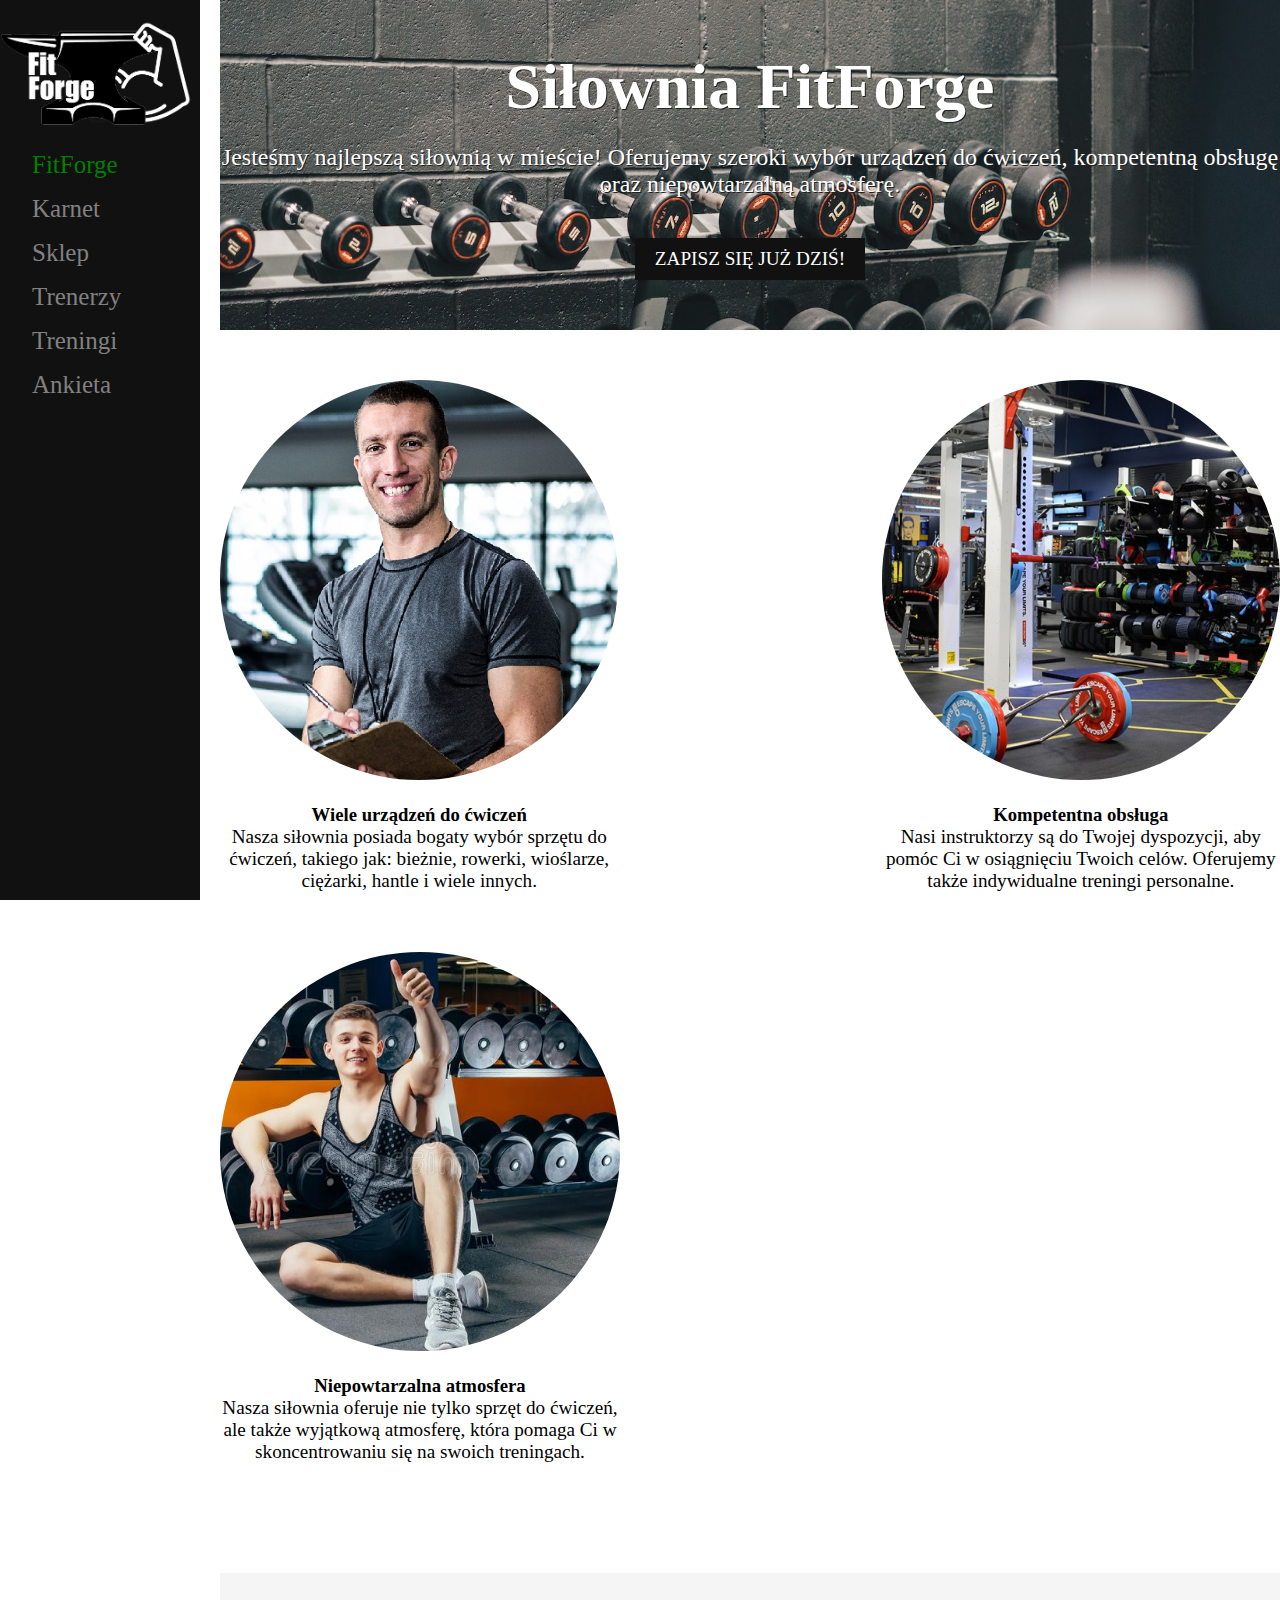
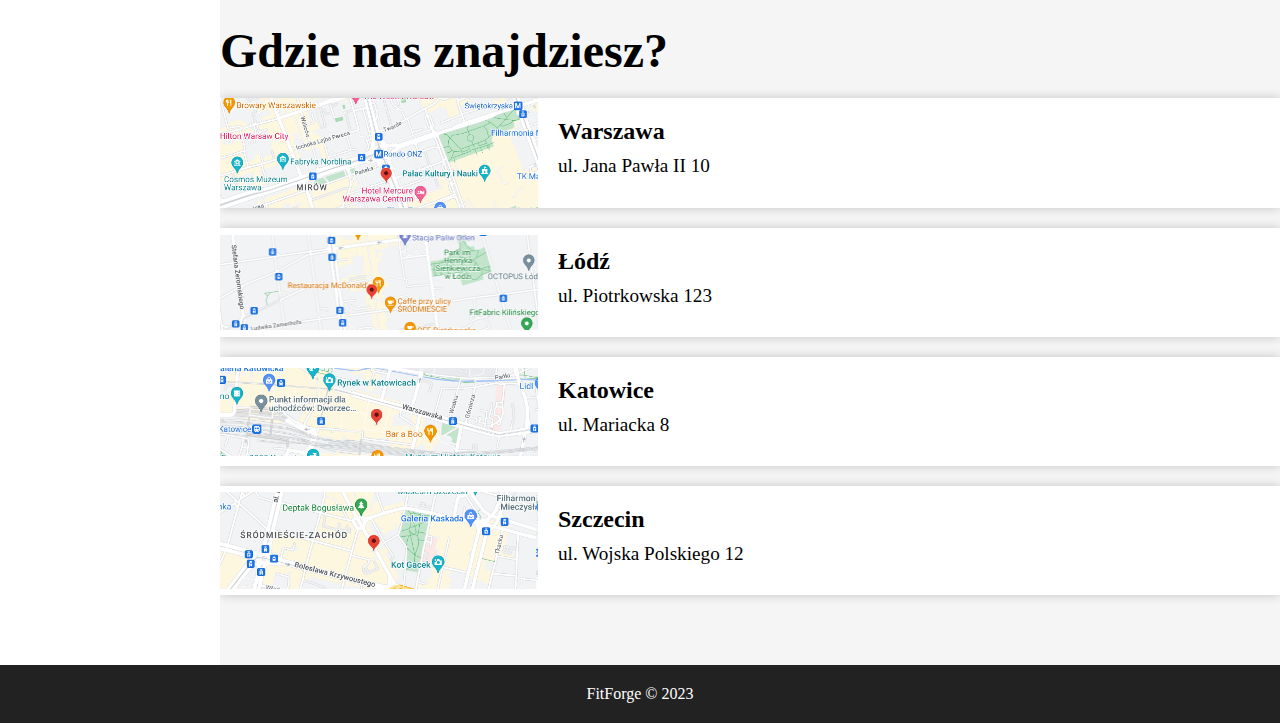
<file: index.html>
<!DOCTYPE html>
<html lang="pl">
<head>
	<title>FitForge</title>
    <link rel="stylesheet" href="style.css">
    <meta charset="UTF-8">
</head>
<body>
	<div id="mySidenav" class="sidenav">
        <img src="obraski/logo.png" alt="logo" width="200">
			<a href="index.html" class="active">FitForge</a>
            <a href="karnet.html">Karnet</a>
            <a href="ytkudorp.html">Sklep</a>
			<a href="trenerzy.html">Trenerzy</a>
			<a href="treningi.html">Treningi</a>
      <a href="konkurs.html">Ankieta</a>
	</div>

	<main>
		<section id="banner">
			<h2>Siłownia FitForge</h2>
			<p>Jesteśmy najlepszą siłownią w mieście! Oferujemy szeroki wybór urządzeń do ćwiczeń, kompetentną obsługę oraz niepowtarzalną atmosferę.</p>
			<a href="karnet.html" class="btn">Zapisz się już dziś!</a>
		</section>

		<section id="features">
			<div class="feature-box">
				<img src="obraski/idx/trainer.jpg" alt="Kobieta ćwicząca na siłowni">
				<h3>Wiele urządzeń do ćwiczeń</h3>
				<p>Nasza siłownia posiada bogaty wybór sprzętu do ćwiczeń, takiego jak: bieżnie, rowerki, wioślarze, ciężarki, hantle i wiele innych.</p>
			</div>
			<div class="feature-box">
				<img src="obraski/idx/stuff.jpg" alt="Mężczyzna ćwiczący na siłowni">
				<h3>Kompetentna obsługa</h3>
				<p>Nasi instruktorzy są do Twojej dyspozycji, aby pomóc Ci w osiągnięciu Twoich celów. Oferujemy także indywidualne treningi personalne.</p>
			</div>
			<div class="feature-box">
				<img src="obraski/idx/atmosfera.jpg" alt="Kobieta z jogą na plaży">
				<h3>Niepowtarzalna atmosfera</h3>
				<p>Nasza siłownia oferuje nie tylko sprzęt do ćwiczeń, ale także wyjątkową atmosferę, która pomaga Ci w skoncentrowaniu się na swoich treningach.</p>
			</div>
		</section>

    <section id="cities">
      <h2>Gdzie nas znajdziesz?</h2>
      <a href ="https://www.google.com/maps/place/al.+Jana+Paw%C5%82a+II+10,+00-828+Warszawa/@52.2316566,20.9965165,17z/data=!3m1!4b1!4m5!3m4!1s0x471ecc8e886365a9:0xd889efbec99e39e9!8m2!3d52.2316566!4d20.9987052" class="Gmaps" target="_blank">
      <div class="city-card">
        <div class="city-icon">
          <img src="warsaw.png" alt="Warszawa">
        </div>
        <div class="city-info">
          <h3>Warszawa</h3>
          <p>ul. Jana Pawła II 10</p>
        </div>
      </div>
    </a>
    <a href="https://www.google.com/maps/place/Piotrkowska+123,+90-001+%C5%81%C3%B3d%C5%BA/@51.762834,19.4552883,17z/data=!3m1!4b1!4m6!3m5!1s0x471a34d5124f733f:0xc6fd89b56df53abe!8m2!3d51.762834!4d19.457477!16s%2Fg%2F11j3rx03gq" class="Gmaps" target="_blank">
      <div class="city-card">
        <div class="city-icon">
          <img src="lodz.png" alt="Łódź">
        </div>
        <div class="city-info">
          <h3>Łódź</h3>
          <p>ul. Piotrkowska 123</p>
        </div>
      </div>
    </a>
    <a href="https://www.google.com/maps/place/Pijalnia+W%C3%B3dki+i+Piwa,+Mariacka+8,+40-014+Katowice/@50.2576871,19.0232888,17z/data=!3m1!4b1!4m6!3m5!1s0x4716ce361fd50215:0xb1afa8f11bd3c3e0!8m2!3d50.2576871!4d19.0254775!16s%2Fg%2F11c2c_9261" class="Gmaps" target="_blank">
      <div class="city-card">
        <div class="city-icon">
          <img src="katowice.png" alt="Katowice">
        </div>
        <div class="city-info">
          <h3>Katowice</h3>
          <p>ul. Mariacka 8</p>
        </div>
      </div>
    </a>
    <a href="https://www.google.com/maps?q=Szczecin+ul.+Wojska+Polskiego+12&um=1&ie=UTF-8&sa=X&ved=2ahUKEwiuyZnLwNn-AhVusYsKHZ6_BNwQ_AUoAXoECAEQAw" class="Gmaps" target="_blank">
      <div class="city-card">
        <div class="city-icon">
          <img src="szczecin.png" alt="Szczecin">
        </div>
        <div class="city-info">
          <h3>Szczecin</h3>
          <p>ul. Wojska Polskiego 12</p>
        </div>
      </div>
    </a>
    </section>
</main>

<footer>
	<p>FitForge &copy; 2023</p>
</footer>

</body>
</html>
</file>
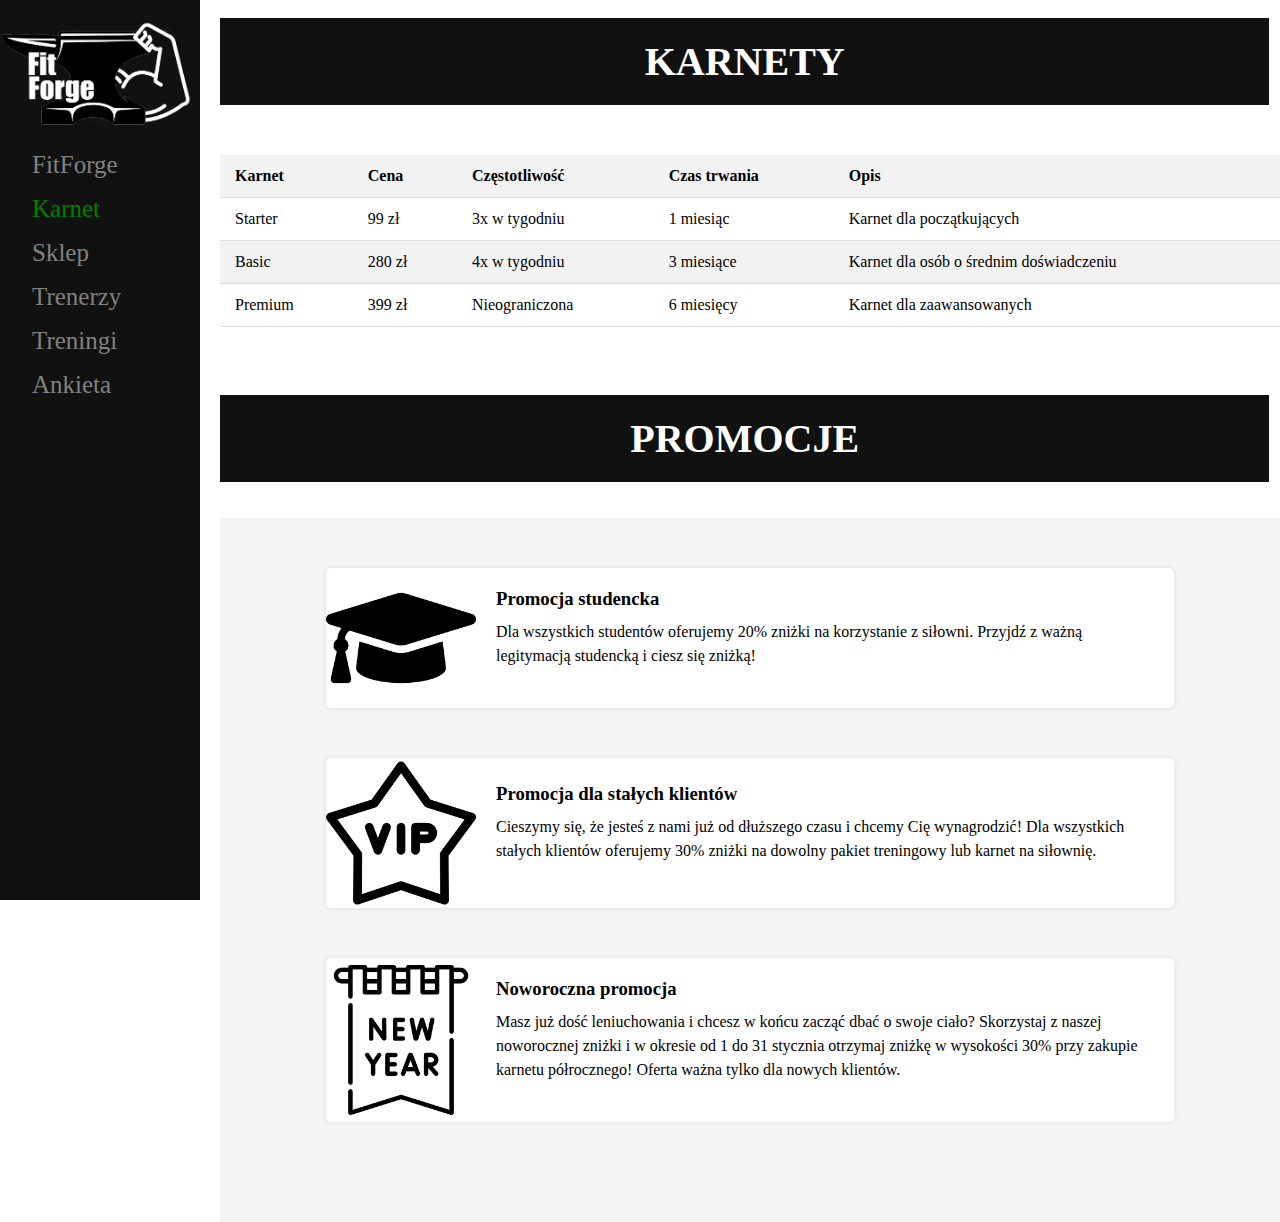
<file: karnet.html>
<!DOCTYPE html>
<html lang="pl">


<head>
    <link rel="stylesheet" href="style.css">
    <title>FitForge - Karnety</title>
    <meta charset="UTF-8">
</head>
<body>
    <div id="mySidenav" class="sidenav">
        <img src="obraski/logo.png" alt="logo" width="200">
			<a href="index.html">FitForge</a>
            <a href="karnet.html" class = active>Karnet</a>
            <a href="ytkudorp.html">Sklep</a>
			<a href="trenerzy.html">Trenerzy</a>
			<a href="treningi.html">Treningi</a>
      <a href="konkurs.html">Ankieta</a>
	</div>

    <main>
        <br>
        <div class="header">
          <h1 class="header__title">Karnety</h1>
        </div>
        <section id="karnety">
            <table>
              <thead>
                <tr>
                  <th>Karnet</th>
                  <th>Cena</th>
                  <th>Częstotliwość</th>
                  <th>Czas trwania</th>
                  <th>Opis</th>
                </tr>
              </thead>
              <tbody>
                <tr>
                  <td>Starter</td>
                  <td>99 zł</td>
                  <td>3x w tygodniu</td>
                  <td>1 miesiąc</td>
                  <td>Karnet dla początkujących</td>
                </tr>
                <tr>
                  <td>Basic</td>
                  <td>280 zł</td>
                  <td>4x w tygodniu</td>
                  <td>3 miesiące</td>
                  <td>Karnet dla osób o średnim doświadczeniu</td>
                </tr>
                <tr>
                  <td>Premium</td>
                  <td>399 zł</td>
                  <td>Nieograniczona</td>
                  <td>6 miesięcy</td>
                  <td>Karnet dla zaawansowanych</td>
                </tr>
              </tbody>
            </table>
          </section>

          <br>
          <div class="header">
            <h1 class="header__title">Promocje</h1>
          </div>
          <br><br>
          <section id="promotions">
            <div class="promotion-box">
              <img src="obraski/promocje/student.png" alt="Promocja studencka">
              <div class="promotion-description">
                <h3>Promocja studencka</h3>
                <p>
                  Dla wszystkich studentów oferujemy 20% zniżki na
                  korzystanie z siłowni. Przyjdź z ważną legitymacją studencką i ciesz
                  się zniżką!
                </p>
              </div>
            </div>
          
            <div class="promotion-box reverse">
              <div class="promotion-description">
                <h3>Promocja dla stałych klientów</h3>
                <p>
                  Cieszymy się, że jesteś z nami już od dłuższego czasu i chcemy Cię
                  wynagrodzić! Dla wszystkich stałych klientów oferujemy 30% zniżki na
                  dowolny pakiet treningowy lub karnet na siłownię.
                </p>
              </div>
              <img src="obraski/promocje/vip.png" alt="Promocja dla stałych klientów">
            </div>
          
            <div class="promotion-box">
              <img src="obraski/promocje/newYear.png" alt="Noworoczna promocja">
              <div class="promotion-description">
                <h3>Noworoczna promocja</h3>
                <p>
                  Masz już dość leniuchowania i chcesz w końcu zacząć dbać o swoje ciało?
                  Skorzystaj z naszej noworocznej zniżki i 
                  w okresie od 1 do 31 stycznia otrzymaj zniżkę w wysokości 30% przy zakupie karnetu półrocznego! Oferta ważna tylko dla nowych klientów.
                </p>
              </div>
            </div>
          </section>
          
          
          
      </main>
</body>
</html>
</file>
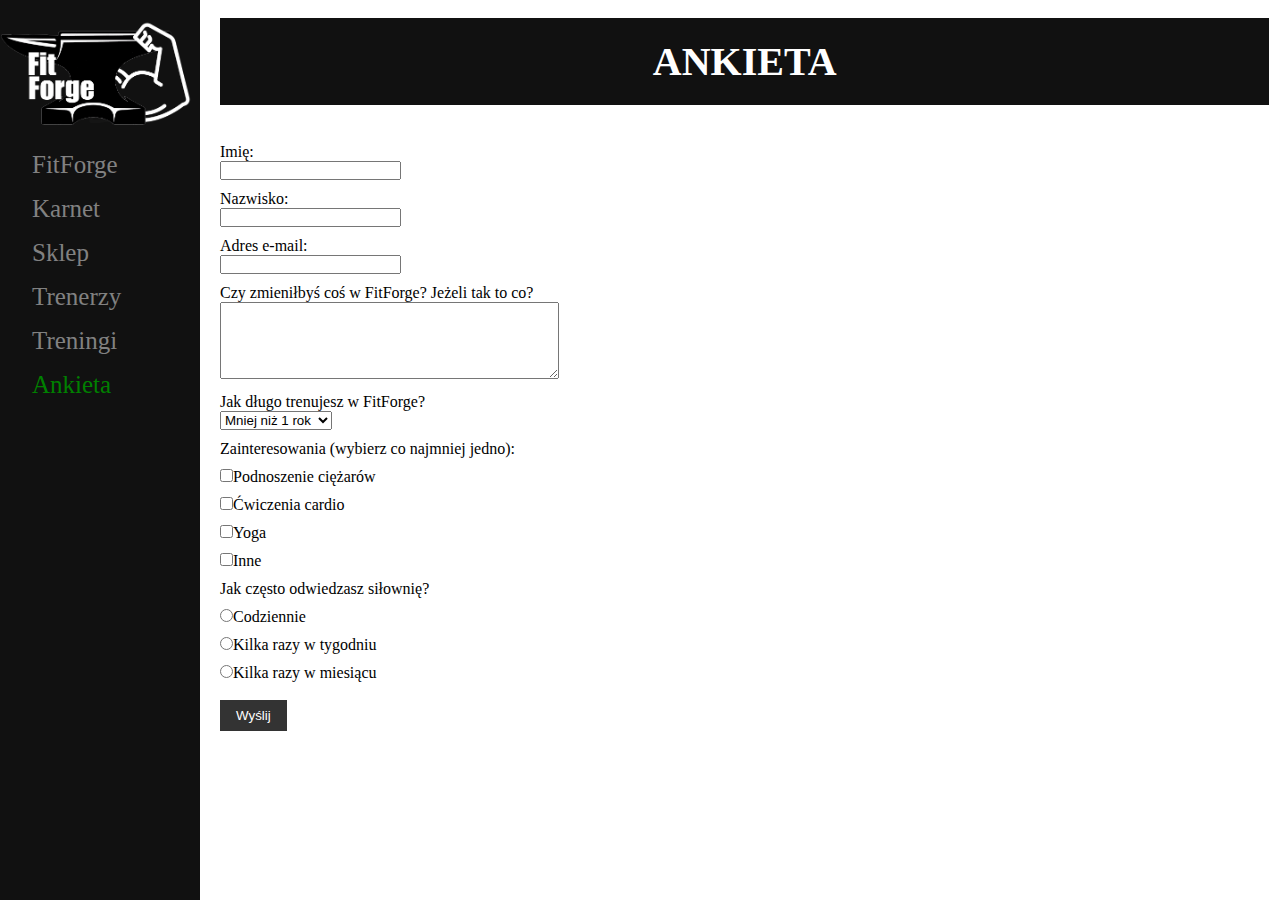
<file: konkurs.html>
<!DOCTYPE html>
<html lang="pl">
<head>
	<title>FitForge</title>
    <link rel="stylesheet" href="style.css">
    <meta charset="UTF-8">
    <script src="sript.js"></script>
</head>
<body>
	<div id="mySidenav" class="sidenav">
        <img src="obraski/logo.png" alt="logo" width="200">
			<a href="index.html">FitForge</a>
            <a href="karnet.html">Karnet</a>
            <a href="ytkudorp.html">Sklep</a>
			<a href="trenerzy.html">Trenerzy</a>
			<a href="treningi.html">Treningi</a>
      <a href="konkurs.html" class="active">Ankieta</a>
	</div>
      <main>
        <br>
        <div class="header">
          <h1 class="header__title">Ankieta</h1>
        </div>
        <br>
        <form id="contestForm" action="https://foka.umg.edu.pl/~ewra/forms/odbior.php">
            <label for="firstName">Imię:</label>
            <input type="text" id="firstName" required>
            
            <label for="lastName">Nazwisko:</label>
            <input type="text" id="lastName" required>
            
            <label for="email">Adres e-mail:</label>
            <input type="email" id="email" required>
            
            <label for="comments">Czy zmieniłbyś coś w FitForge? Jeżeli tak to co?</label>
            <textarea id="comments" rows="5" cols="40"></textarea>
        
            
            <label for="experience">Jak długo trenujesz w FitForge?</label>
            <select id="experience">
              <option value="lessThan1">Mniej niż 1 rok</option>
              <option value="1-3">1-3 lata</option>
              <option value="3-5">3-5 lat</option>
              <option value="moreThan5">Więcej niż 5 lat</option>
            </select>
            
            <label>Zainteresowania (wybierz co najmniej jedno):</label>
            <label><input type="checkbox" name="interests" value="weightlifting">Podnoszenie ciężarów</label>
            <label><input type="checkbox" name="interests" value="cardio">Ćwiczenia cardio</label>
            <label><input type="checkbox" name="interests" value="yoga">Yoga</label>
            <label><input type="checkbox" name="interests" value="inne">Inne</label>
            
            <label>Jak często odwiedzasz siłownię?</label>
            <label><input type="radio" name="frequency" value="daily">Codziennie</label>
            <label><input type="radio" name="frequency" value="weekly">Kilka razy w tygodniu</label>
            <label><input type="radio" name="frequency" value="monthly">Kilka razy w miesiącu</label>
            <br>
            <input type="submit" value="Wyślij" >
          </form>
        </main>
</file>
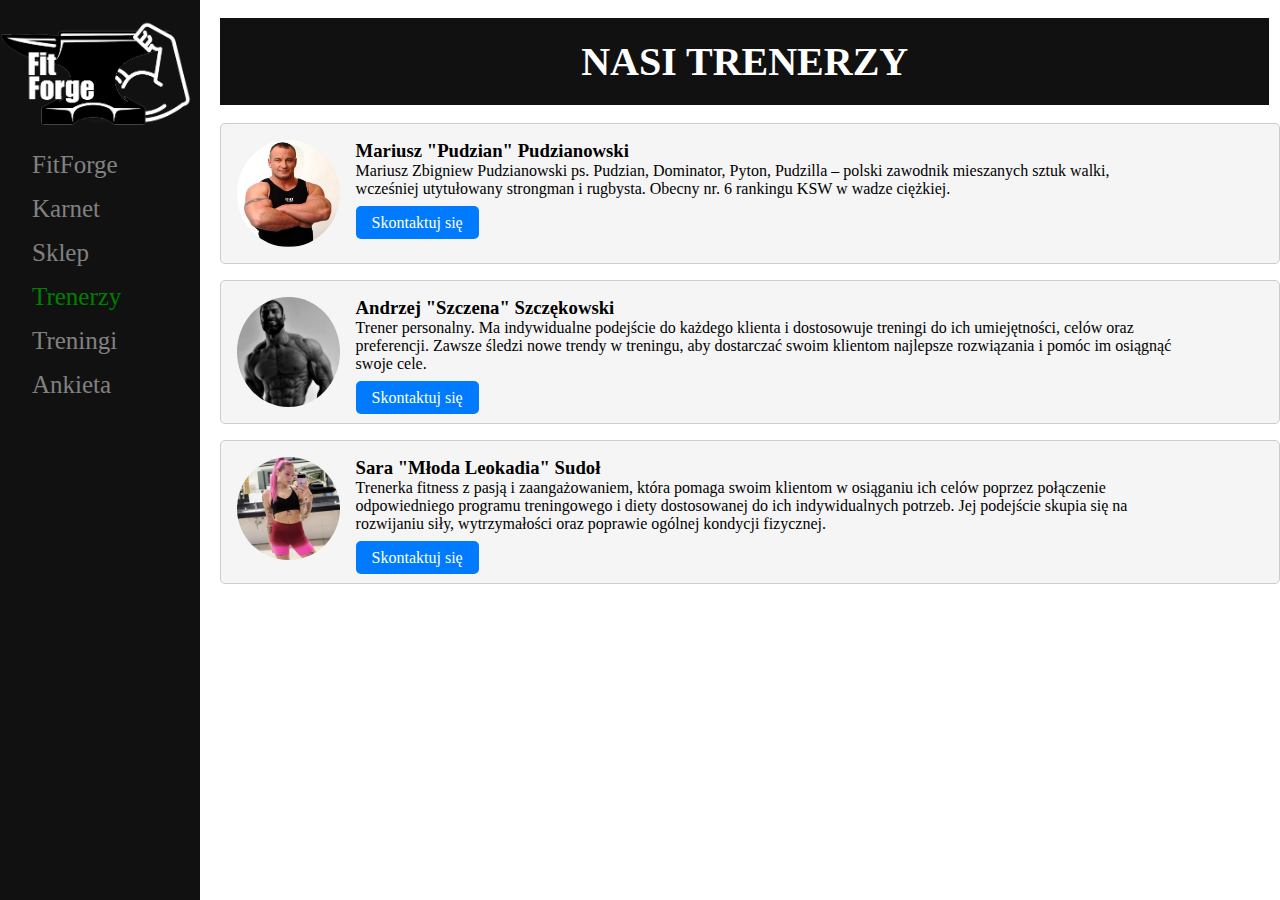
<file: trenerzy.html>
<!DOCTYPE html>
<html lang="pl">
<head>
    <link rel="stylesheet" href="style.css">
    <title>FitForge - Trenerzy</title>
    <meta charset="UTF-8">
</head>
<body>
    <div id="mySidenav" class="sidenav">
      <img src="obraski/logo.png" alt="logo" width="200">
			<a href="index.html">FitForge</a>
            <a href="karnet.html">Karnet</a>
            <a href="ytkudorp.html">Sklep</a>
			<a href="trenerzy.html" class = "active">Trenerzy</a>
			<a href="treningi.html">Treningi</a>
      <a href="konkurs.html">Ankieta</a>
	</div>
    <main>
      <br>
      <div class="header">
        <h1 class="header__title">Nasi Trenerzy</h1>
      </div>
      <br>
        <div class="trainer">
            <div class="trainer-image">
              <img src="obraski/pudzian.jpg" alt="zdjęcie trenera">
            </div>
            <div class="trainer-details">
              <h3>Mariusz "Pudzian" Pudzianowski</h3>
              <p>Mariusz Zbigniew Pudzianowski ps. Pudzian, Dominator, Pyton, Pudzilla – polski zawodnik mieszanych sztuk walki, wcześniej utytułowany strongman i rugbysta. Obecny nr. 6 rankingu KSW w wadze ciężkiej.
              </p>
                <a href="mailto:m-pudzian@FitForge.com?Subject=kontakt&body=Dzień%20dobry!%20Piszę%20do%20pana%20w%20sprawie%20oferty%20trenera%20persolnalnego.">Skontaktuj się</a>
            </div>
          </div>

          <div class="trainer">
            <div class="trainer-image">
              <img src="obraski/Andrzej.jpg" alt="zdjęcie trenera">
            </div>
            <div class="trainer-details">
              <h3>Andrzej "Szczena" Szczękowski</h3>
              <p>Trener personalny. Ma indywidualne podejście do każdego klienta i dostosowuje treningi do ich umiejętności, celów oraz preferencji. Zawsze śledzi nowe trendy w treningu, aby dostarczać swoim klientom najlepsze rozwiązania i pomóc im osiągnąć swoje cele.</p>
                <a href="mailto:a-szczena@FitForge.com?Subject=kontakt&body=Dzień%20dobry!%20Piszę%20do%20pana%20w%20sprawie%20oferty%20trenera%20persolnalnego.">Skontaktuj się</a>
            </div>
          </div>

          <div class="trainer">
            <div class="trainer-image">
              <img src="obraski/leokadia.jpg" alt="zdjęcie trenera">
            </div>
            <div class="trainer-details">
              <h3>Sara "Młoda Leokadia" Sudoł</h3>
              <p>Trenerka fitness z pasją i zaangażowaniem, która pomaga swoim klientom w osiąganiu ich celów poprzez połączenie odpowiedniego programu treningowego i diety dostosowanej do ich indywidualnych potrzeb. Jej podejście skupia się na rozwijaniu siły, wytrzymałości oraz poprawie ogólnej kondycji fizycznej.</p>
                <a href="mailto:mloda-leosia@FitForge.com?Subject=kontakt&body=Dzień%20dobry!%20Piszę%20do%20pani%20w%20sprawie%20oferty%20trenera%20persolnalnego.">Skontaktuj się</a>
            </div>
          </div>
      </main>
</body>
</html>
</file>
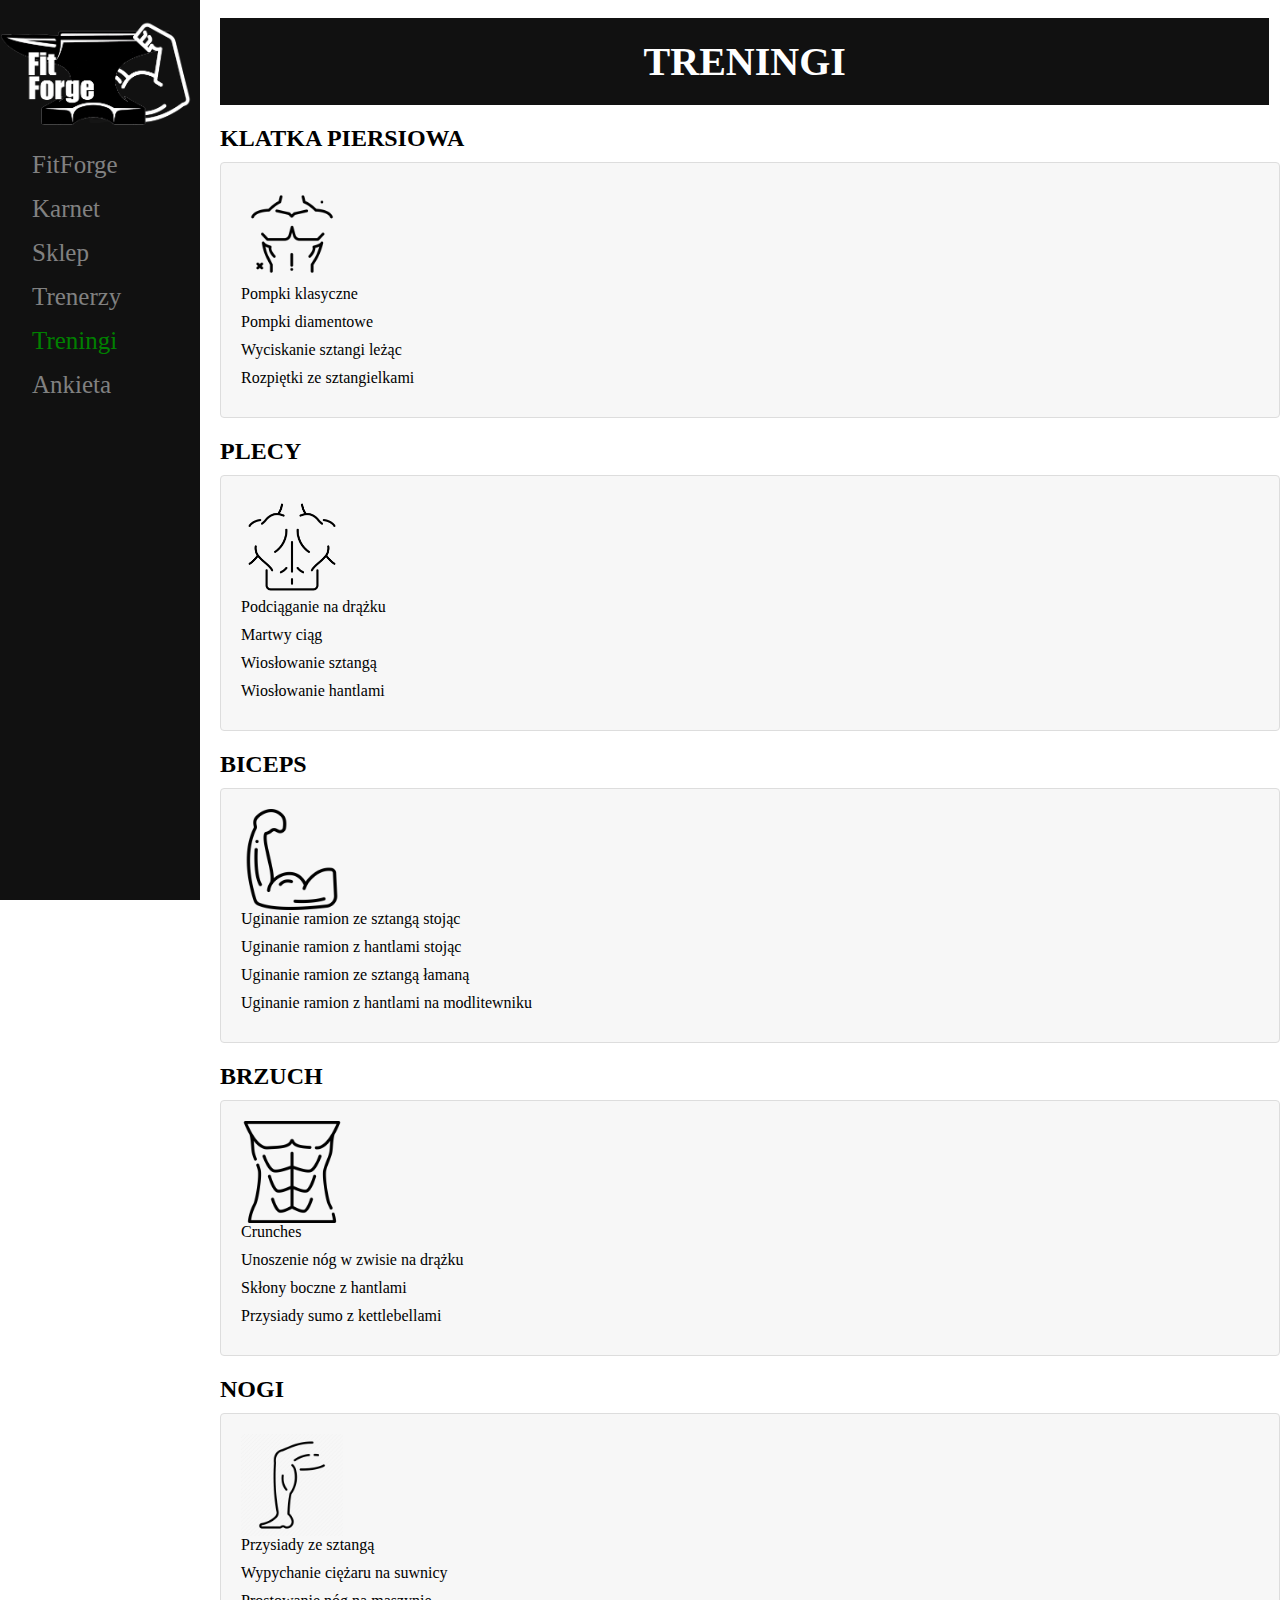
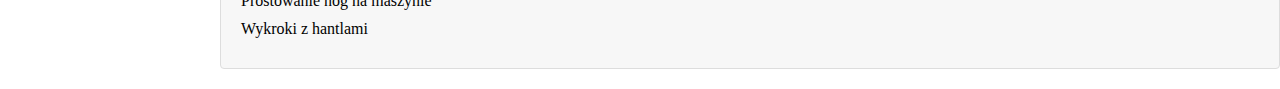
<file: treningi.html>
<!DOCTYPE html>
<html lang="pl">

<head>
    <link rel="stylesheet" href="style.css">
    <title>FitForge - Treningi</title>
    <meta charset="UTF-8">
</head>
<body>
    <div id="mySidenav" class="sidenav">
      <img src="obraski/logo.png" alt="logo" width="200">
			<a href="index.html">FitForge</a>
            <a href="karnet.html">Karnet</a>
            <a href="ytkudorp.html">Sklep</a>
			<a href="trenerzy.html">Trenerzy</a>
			<a href="treningi.html" class = "active">Treningi</a>
      <a href="konkurs.html">Ankieta</a>
	</div>
<main>
  <br>
  <div class="header">
    <h1 class="header__title">Treningi</h1>
  </div>
  <div class="exercise-section">
    <h2>Klatka piersiowa</h2>
    <div class="exercise-box">
      <img src="obraski/muscles/chest.png" alt="Klatka piersiowa">
      <ul>
        <li>Pompki klasyczne</li>
        <li>Pompki diamentowe</li>
        <li>Wyciskanie sztangi leżąc</li>
        <li>Rozpiętki ze sztangielkami</li>
      </ul>
    </div>
  </div>
  
  <div class="exercise-section">
    <h2>Plecy</h2>
    <div class="exercise-box">
      <img src="obraski/muscles/back.png" alt="Plecy">
      <ul>
        <li>Podciąganie na drążku</li>
        <li>Martwy ciąg</li>
        <li>Wiosłowanie sztangą</li>
        <li>Wiosłowanie hantlami</li>
      </ul>
    </div>
  </div>
  
  <div class="exercise-section">
    <h2>Biceps</h2>
    <div class="exercise-box">
      <img src="obraski/muscles/biceps.png" alt="Biceps">
      <ul>
        <li>Uginanie ramion ze sztangą stojąc</li>
        <li>Uginanie ramion z hantlami stojąc</li>
        <li>Uginanie ramion ze sztangą łamaną</li>
        <li>Uginanie ramion z hantlami na modlitewniku</li>
      </ul>
    </div>
  </div>
  
  <div class="exercise-section">
    <h2>Brzuch</h2>
    <div class="exercise-box">
      <img src="obraski/muscles/abs.png" alt="Brzuch">
      <ul>
        <li>Crunches</li>
        <li>Unoszenie nóg w zwisie na drążku</li>
        <li>Skłony boczne z hantlami</li>
        <li>Przysiady sumo z kettlebellami</li>
      </ul>
    </div>
  </div>
  
  <div class="exercise-section">
    <h2>Nogi</h2>
    <div class="exercise-box">
      <img src="obraski/muscles/legs.png" alt="Nogi">
      <ul>
        <li>Przysiady ze sztangą</li>
        <li>Wypychanie ciężaru na suwnicy</li>
        <li>Prostowanie nóg na maszynie</li>
        <li>Wykroki z hantlami</li>
      </ul>
    </div>
  </div>
  
</main>
</body>
</html>
</file>
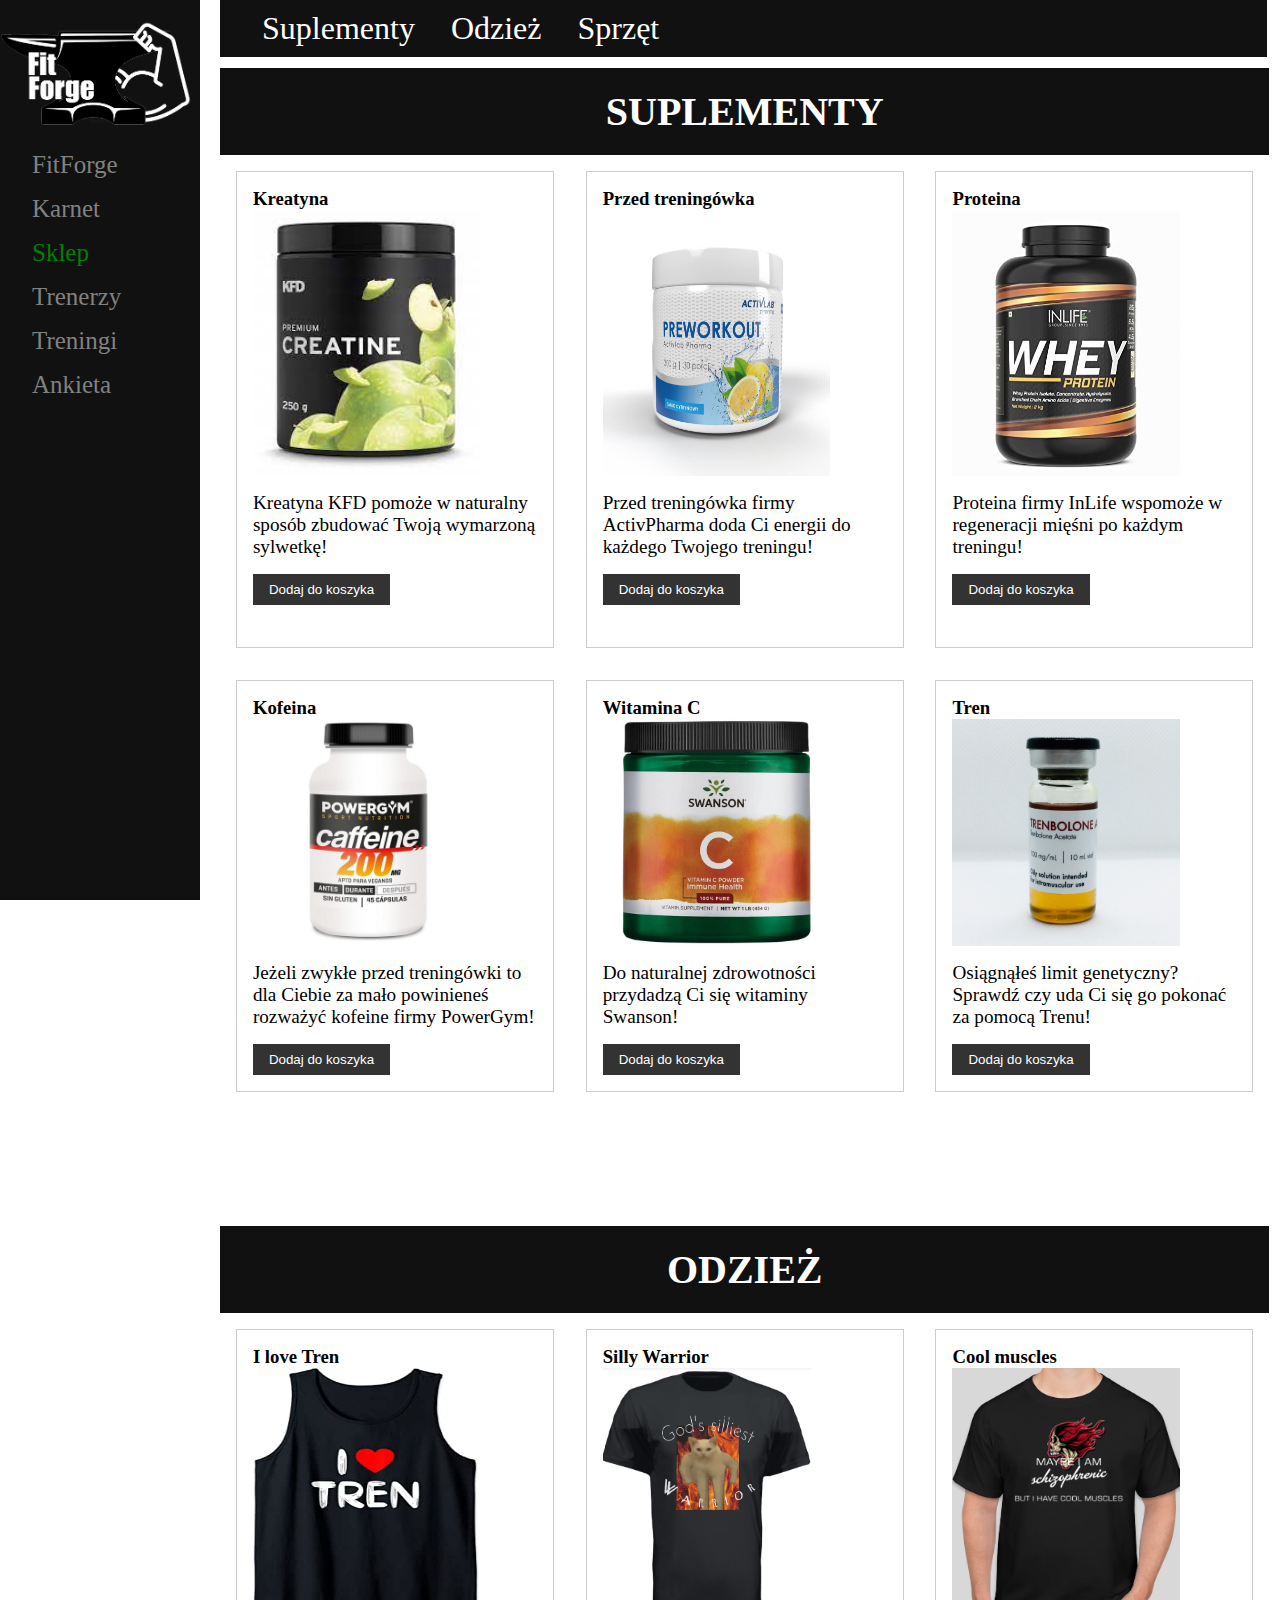
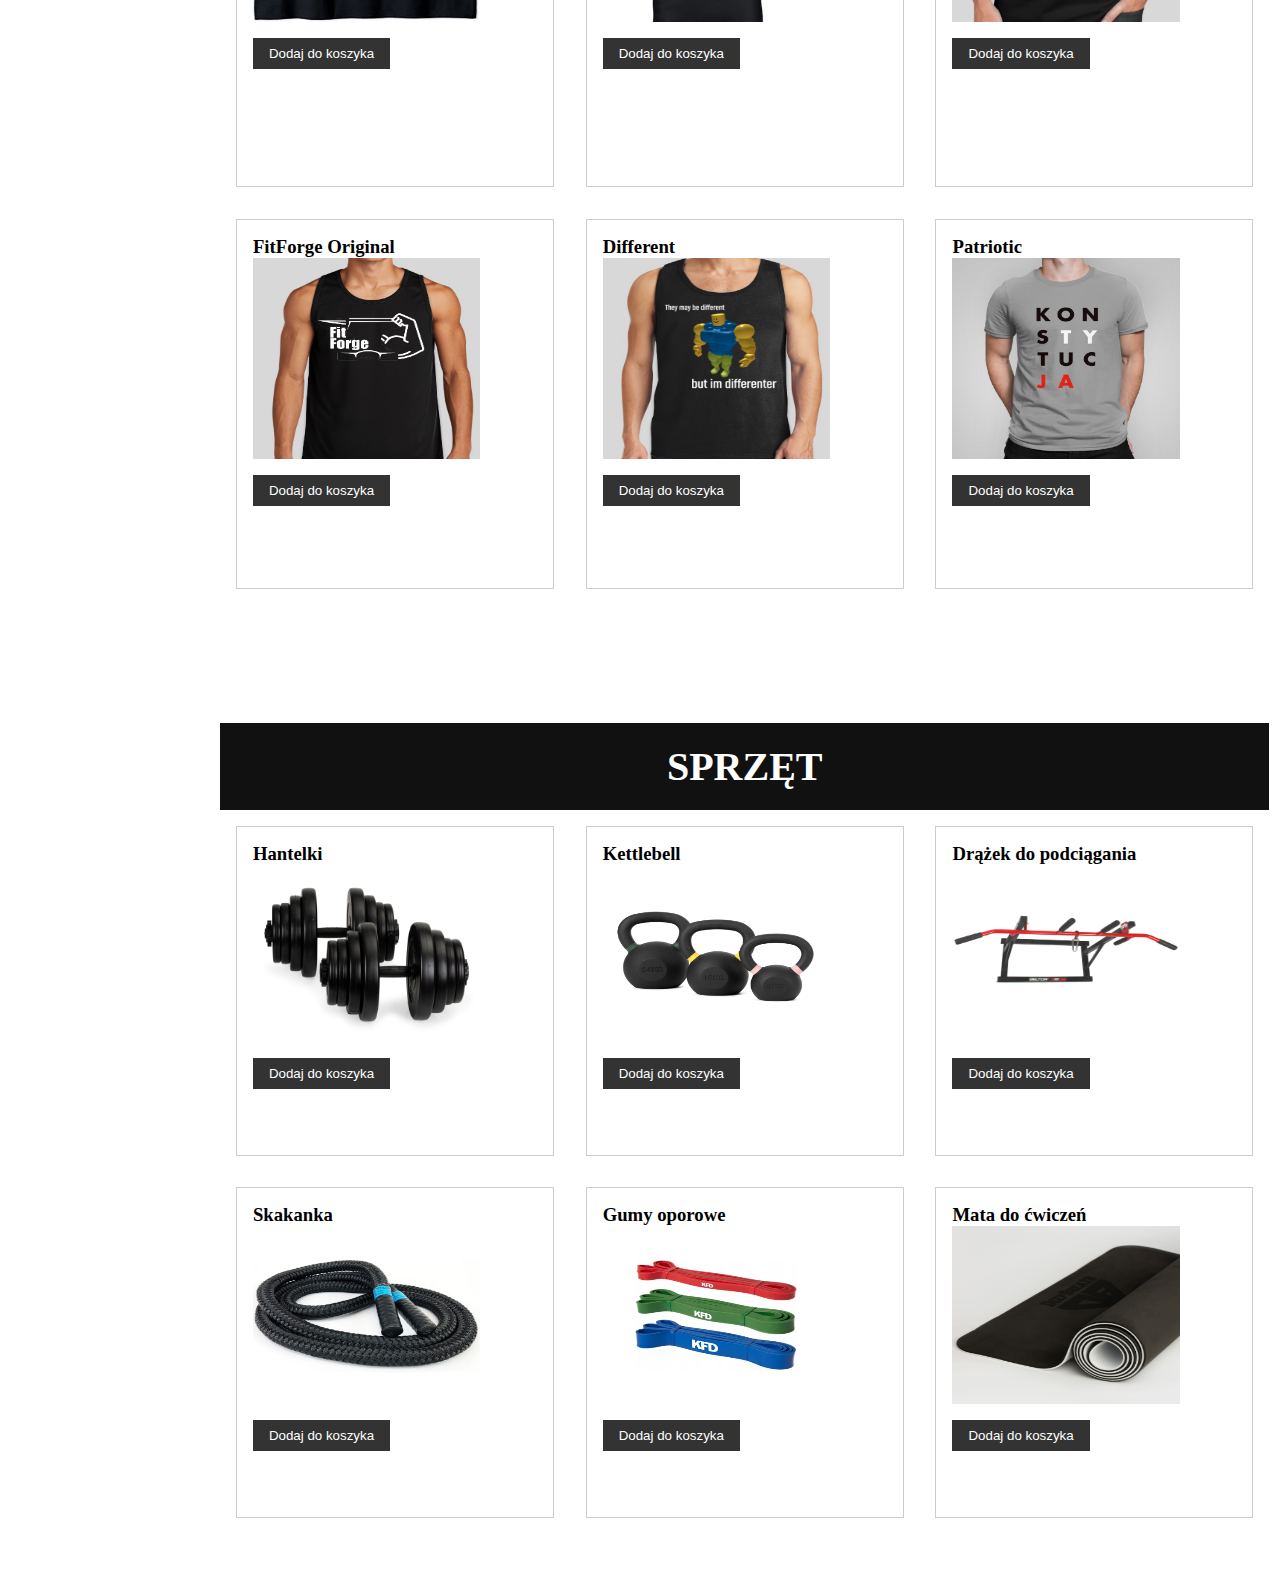
<file: ytkudorp.html>
<!DOCTYPE html>
<html lang="pl">
<head>
    <link rel="stylesheet" href="style.css">
    <title>FitForge - Sklep</title>
    <meta charset="UTF-8">
</head>
<body>
  <div id="mySidenav" class="sidenav">
    <img src="obraski/logo.png" alt="logo" width="200">
        <a href="index.html">FitForge</a>
        <a href="karnet.html">Karnet</a>
        <a href="ytkudorp.html" class = "active">Sklep</a>
         <a href="trenerzy.html">Trenerzy</a>
         <a href="treningi.html">Treningi</a>
         <a href="konkurs.html">Ankieta</a>
</div>

    <main>

      <header class="header-1">
        <nav class="navbar">
          <a href="#suplementy">Suplementy</a>
          <a href="#odziez">Odzież</a>
          <a href="#sprzet">Sprzęt</a>
        </nav>
      </header>

      <section id="suplementy">
        <br>
        <div class="header">
          <h1 class="header__title">Suplementy</h1>
        </div>

        
        <div class="product-container">
          <div class="product">
            <h3>Kreatyna</h3>
            <img src="obraski/suplementy/kreatyna.jpg" alt="Produkt 1">
            <p>Kreatyna KFD pomoże w naturalny sposób zbudować Twoją wymarzoną sylwetkę!</p>
            <button type="button">Dodaj do koszyka</button>
          </div>
          <div class="product">
            <h3>Przed treningówka</h3>
            <img src="obraski/suplementy/activPharma.jpg" alt="Produkt 2">
            <p>Przed treningówka firmy ActivPharma doda Ci energii do każdego Twojego treningu!</p>
            <button type="button">Dodaj do koszyka</button>
          </div>
          <div class="product">
            <h3>Proteina</h3>
            <img src="obraski/suplementy/proteina.jpg" alt="Produkt 3">
            <p>Proteina firmy InLife wspomoże w regeneracji mięśni po każdym treningu!</p>
            <button type="button">Dodaj do koszyka</button>
          </div>

          <div class="product">
            <h3>Kofeina</h3>
            <img src="obraski/suplementy/kofeina.jpg" alt="Produkt 1">
            <p>Jeżeli zwykłe przed treningówki to dla Ciebie za mało powinieneś rozważyć kofeine firmy PowerGym!</p>
            <button type="button">Dodaj do koszyka</button>
          </div>
          <div class="product">
            <h3>Witamina C</h3>
            <img src="obraski/suplementy/witaminaC.jpg" alt="Produkt 2">
            <p>Do naturalnej zdrowotności przydadzą Ci się witaminy Swanson!</p>
            <button type="button">Dodaj do koszyka</button>
          </div>
          <div class="product">
            <h3>Tren</h3>
            <img src="obraski/suplementy/Tren.jpg" alt="Produkt 3">
            <p>Osiągnąłeś limit genetyczny? Sprawdź czy uda Ci się go pokonać za pomocą Trenu!</p>
            <button type="button">Dodaj do koszyka</button>
          </div>
        </div>
      </section>
      <section id="odziez">
        <br>
      <div class="header">
        <h1 class="header__title">Odzież</h1>
      </div>
   
        <div class="product-container">
          <div class="product">
            <h3>I love Tren</h3>
            <img src="obraski/odziez/lovetren.jpg" alt="Produkt 1">
            <button type="button">Dodaj do koszyka</button>
          </div>
          <div class="product">
            <h3>Silly Warrior</h3>
            <img src="obraski/odziez/sillywarrior.jpg" alt="Produkt 2">
            <button type="button">Dodaj do koszyka</button>
          </div>
          <div class="product">
            <h3>Cool muscles</h3>
            <img src="obraski/odziez/schisophremic.jpg" alt="Produkt 3">
            <button type="button">Dodaj do koszyka</button>
          </div>

          <div class="product">
            <h3>FitForge Original</h3>
            <img src="obraski/odziez/fitforge.jpg" alt="Produkt 1">
            <button type="button">Dodaj do koszyka</button>
          </div>
          <div class="product">
            <h3>Different</h3>
            <img src="obraski/odziez/different.jpg" alt="Produkt 2">
            <button type="button">Dodaj do koszyka</button>
          </div>
          <div class="product">
            <h3>Patriotic</h3>
            <img src="obraski/odziez/konstytucja.jpg" alt="Produkt 3">
            <button type="button">Dodaj do koszyka</button>
          </div>
        </div>
      </section>
      <section id="sprzet">
        <br>
      <div class="header">
        <h1 class="header__title">Sprzęt</h1>
      </div>
      
        <div class="product-container">
          <div class="product">
            <h3>Hantelki</h3>
            <img src="obraski/sprzet/hantle.jpg" alt="Produkt 1">
            <button type="button">Dodaj do koszyka</button>
          </div>
          <div class="product">
            <h3>Kettlebell</h3>
            <img src="obraski/sprzet/kettlebell.jpg" alt="Produkt 2">
            <button type="button">Dodaj do koszyka</button>
          </div>
          <div class="product">
            <h3>Drążek do podciągania</h3>
            <img src="obraski/sprzet/drazek.jpg" alt="Produkt 3">
            <button type="button">Dodaj do koszyka</button>
          </div>

          <div class="product">
            <h3>Skakanka</h3>
            <img src="obraski/sprzet/skakanka.jpg" alt="Produkt 1">
            <button type="button">Dodaj do koszyka</button>
          </div>
          <div class="product">
            <h3>Gumy oporowe</h3>
            <img src="obraski/sprzet/gumy.jpg" alt="Produkt 2">
            <button type="button">Dodaj do koszyka</button>
          </div>
          <div class="product">
            <h3>Mata do ćwiczeń</h3>
            <img src="obraski/sprzet/mata.jpg" alt="Produkt 3">
            <button type="button">Dodaj do koszyka</button>
          </div>
        </div>
      </section>
    </main>
</body>
</html>
</file>
<file: style.css>
html{
  scroll-behavior: smooth;
}
* {
  box-sizing: border-box;
  margin: 0;
  padding: 0;
}

section {
  padding: 50px 0;
}

section h2 {
  font-size: 3rem;
  margin-bottom: 20px;
}

section p {
  font-size: 1.2rem;
  margin-bottom: 20px;
}

.btn {
  background-color: #111;
  border: none;
  color: #fff;
  cursor: pointer;
  display: inline-block;
  font-size: 1.2rem;
  padding: 10px 20px;
  text-align: center;
  text-decoration: none;
  text-transform: uppercase;
}

.btn:hover {
  background-color: #555;
}

#banner {
  background-image: url('obraski/idx/gym.jpg');
  background-position: center;
  background-repeat: no-repeat;
  background-size: cover;
  text-align: center;
}

#banner h2 {
  color: #fff;
  font-size: 4rem;
  margin-bottom: 20px;
  text-shadow: 1px 1px #222;
}

#banner p {
  color: #fff;
  font-size: 1.5rem;
  margin-bottom: 40px;
  text-shadow: 1px 1px #222;
}

#features {
  display: flex;
  flex-wrap: wrap;
  justify-content: space-between;
}

.feature-box {
  flex-basis: 30%;
  margin-bottom: 40px;
  text-align: center;
}

.feature-box img {
  max-width: 400px;
  max-height: 400px;
  border-radius: 50%;
  margin-bottom: 20px;
}

#cities {
  background-color: #f5f5f5;
  padding: 50px 0;
}

#cities h2 {
  font-size: 3rem;
  margin-bottom: 20px;
}

.city-card {
  background-color: #fff;
  box-shadow: 0 0 10px rgba(0, 0, 0, 0.2);
  display: flex;
  margin-bottom: 20px;
}

.city-card:hover {
  box-shadow: 0 0 10px rgba(0, 0, 0, 0.4);
  transform: translateY(-5px);
}

.city-icon {
  display: flex;
  align-items: center;
  justify-content: center;
  flex-basis: 30%;
}

.city-icon img {
  width: 100%;
  height: auto;
}


.city-info {
  flex-basis: 70%;
  padding: 20px;
}

.city-info h3 {
  font-size: 1.5rem;
  margin-bottom: 10px;
}

.city-info p {
  font-size: 1.2rem;
  margin-bottom: 10px;
}


footer {
  background-color: #222;
  color: #fff;
  padding: 20px;
  text-align: center;
}





.header-1 {
  position: fixed;
  top:0; left: 0%; right: 1%;
  display: flex;
  justify-content: space-between;
  background-color: #111;
  color: #fff;
  padding: 10px;
  margin-right: 0%;
}
.navbar a{
  font-size: 2rem;
  margin-left: 2rem;
  color: #fff;
  text-decoration: none;
}
.sidenav {
    height: 100%;
    width: 200px;
    position: fixed;
    z-index: 1;
    top: 0;
    left: 0;
    background-color: #111;
    overflow-x: hidden;
    padding-top: 20px;
  }

  .sidenav a {
    padding: 8px 8px 8px 32px;
    text-decoration: none;
    font-size: 25px;
    color: #818181;
    display: block;
    transition: 0.3s;
  }
  
  .sidenav a:hover {
    color: #f1f1f1;
  }
  
 body{
 background-color: rgb(255, 255, 255);
 }
 main {
    margin-left: 220px; 
  }
  header{
    margin-left: 220px;
    margin-right: 1%;
  }
  a.active{
    color:green;
  }
  section {
    overflow: auto;
    
  }
  .product-container {
    display: flex;
    flex-wrap: wrap;
  }
  
  .product {
    box-sizing: border-box;
    border: 1px solid #ccc;
    width: 30%;
    margin: 1.5%;
    padding: 1rem;
    float: left;
  }
  
  .product h3 {
    margin-top: 0;
  }
  
  .product img {
    display: block;
    width: 80%;
    height: 60%;
    margin-bottom: 1rem;
  }
  
  .product p {
    margin-top: 0;
    margin-bottom: 1rem;
  }
  
  .product button {
    background-color: #333;
    color: #fff;
    border: none;
    padding: 0.5rem 1rem;
    cursor: pointer;
  }
  
  .product button:hover {
    background-color: #555;
  }
  @media screen and (max-width: 768px) {
    .product-container {
      display: block;
    }
    
    .product {
      width: 90%;
      margin: 1.5% auto;
      float: none;
    }
  }

    .trainer {
        display: flex; 
        background-color: #f5f5f5;
        padding: 1rem;
        border: 1px solid #ccc;
        border-radius: 5px;
        margin-bottom: 1rem;
      }
      
      .trainer-image {
        width: 10%;
        height: 10%;
        margin-right: 1rem;
        overflow: hidden; 
        border-radius: 50%; 
      }
      
      .trainer-image img {
        display: block;
        max-width: 100%;
        height: auto;
      }
      
      .trainer-details {
        flex-grow: 1; 
        max-width: 80%;
      }
      
      .trainer-details h3 {
        margin-top: 0;
      }
      
      .trainer-details p {
        margin-bottom: 1rem;
      }
      
      .trainer-details a {
        background-color: #007bff;
        color: #fff;
        border: none;
        border-radius: 5px;
        padding: 0.5rem 1rem;
        font-size: 1rem;
        cursor: pointer;
        text-decoration-line: none;
      }
      
      .trainer-details a:hover {
        background-color: #0069d9;
      }
      .header {
        background-color: #111;
        padding: 20px;
        text-align: center;
        margin-right: 1%;
      }
      
      .header__title {
        color: #fff;
        font-size: 40px;
        margin: 0;
        text-transform: uppercase;
      }
      button a{
        color: white;
        text-decoration:none;
      }
      .Gmaps{
        text-decoration: none;
        color:black;
      }
      #karnety table {
        border-collapse: collapse;
        width: 100%;
      }
      
      #karnety th,
      #karnety td {
        padding: 12px 15px;
        text-align: left;
        border-bottom: 1px solid #ddd;
      }
      
      #karnety th {
        background-color: #f2f2f2;
      }
      
      #karnety tbody tr:hover {
        background-color: #f5f5f5;
      }
      
      #karnety tbody tr:nth-child(even) {
        background-color: #f2f2f2;
      }
      
      #promotions {
        display: flex;
        flex-direction: column;
        justify-content: center;
        align-items: center;
        padding: 50px 0;
        background-color: #f5f5f5;
      }
      
      .promotion-box {
        display: flex;
        justify-content: space-between;
        align-items: center;
        width: 80%;
        margin-bottom: 50px;
        background-color: white;
        border-radius: 5px;
        box-shadow: 0px 0px 5px rgba(0, 0, 0, 0.1);
      }
      
      .promotion-box.reverse {
        flex-direction: row-reverse;
      }
      
      .promotion-box img {
        max-width: 150px;
        height: auto;
        border-radius: 5px 0 0 5px;
      }
      
      .promotion-description {
        padding: 20px;
      }
      
      .promotion-description h3 {
        margin-bottom: 10px;
      }
      
      .promotion-description p {
        font-size: 16px;
        line-height: 1.5;
      }

.exercise-section {
  margin: 20px 0;
}


.exercise-section h2 {
  font-size: 24px;
  margin: 0 0 10px 0;
  text-transform: uppercase;
}

.exercise-box {
  background-color: #f7f7f7;
  border: 1px solid #ddd;
  border-radius: 4px;
  padding: 20px;
}


.exercise-box ul {
  list-style: none;
  margin: 0;
  padding: 0;
}


.exercise-box li {
  margin-bottom: 10px;
}


.exercise-box img {
  display:flex;
  max-width: 10%;
}
form {
  margin-top: 20px;
}

label {
  display: block;
  margin-top: 10px;
}

input[type="submit"] {
  background-color: #333;
  color: #fff;
  border: none;
  padding: 0.5rem 1rem;
  cursor: pointer;
}
</file>
